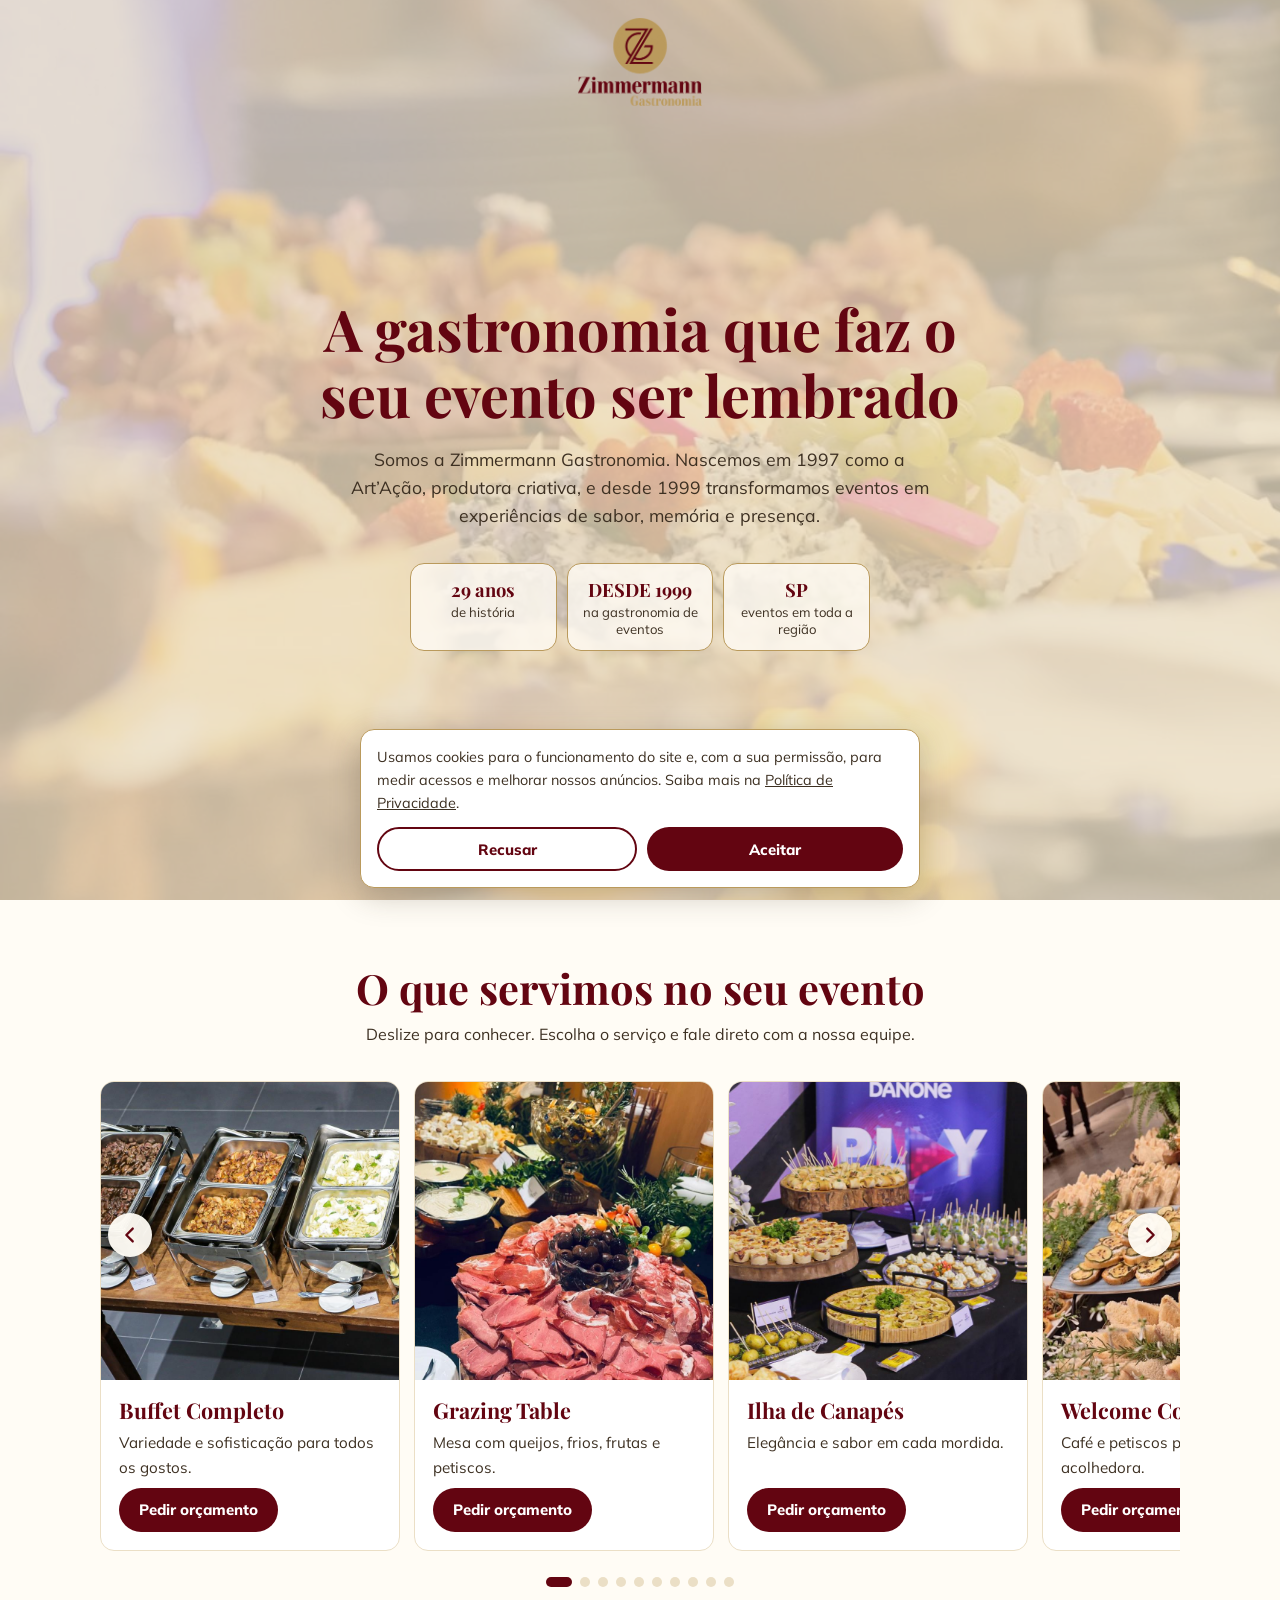
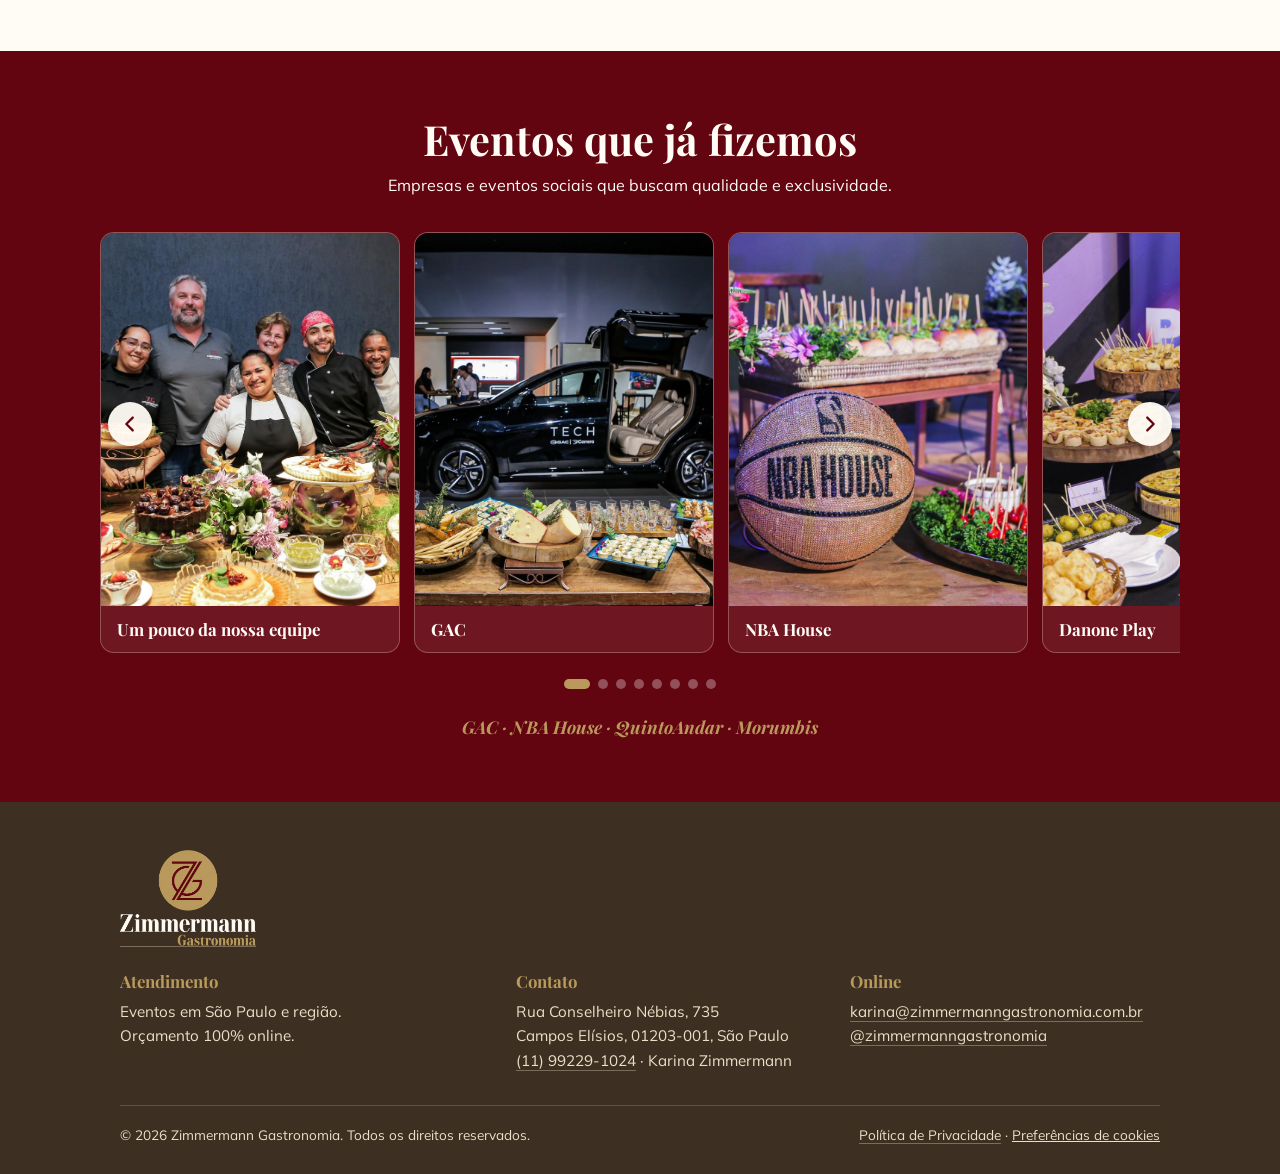
<file: index.html>
<!DOCTYPE html>
<html lang="pt-BR"><head><meta charset="utf-8">
<meta name="viewport" content="width=device-width,initial-scale=1">
<title>Zimmermann Gastronomia | Buffet e gastronomia para eventos em São Paulo</title>
<meta name="description" content="Quase 30 anos de história em gastronomia de eventos. Buffet, grazing table, coquetel, brunch e muito mais em São Paulo e região. Peça seu orçamento pelo WhatsApp.">
<meta property="og:title" content="Zimmermann Gastronomia"><meta property="og:description" content="Gastronomia para eventos em São Paulo e região desde 1999."><meta property="og:image" content="/dobra1.jpg">
<meta name="theme-color" content="#640A14">
<!-- GTM / Pixel do Meta: colar aqui quando os IDs estiverem definidos -->
<link rel="icon" type="image/png" href="/favicon.png"><link rel="preconnect" href="https://fonts.googleapis.com"><link rel="preconnect" href="https://fonts.gstatic.com" crossorigin><link href="https://fonts.googleapis.com/css2?family=Mulish:wght@400;700;800&family=Playfair+Display:wght@700&display=swap" rel="stylesheet"><link rel="stylesheet" href="/styles.css"></head><body>
<main>
<section class="hero" style="padding:0"><div class="hero-bg" aria-hidden="true"></div>
<header><div class="wrap"><a class="logo" href="/" aria-label="Zimmermann Gastronomia, início"><img src="/logo.png" alt="Zimmermann Gastronomia"></a></div></header>
<div class="hero-in">
<h1>A gastronomia que faz o seu evento ser lembrado</h1>
<p>Somos a Zimmermann Gastronomia. Nascemos em 1997 como a Art’Ação, produtora criativa, e desde 1999 transformamos eventos em experiências de sabor, memória e presença.</p>
<div class="hist"><div><strong>29 anos</strong><span>de história</span></div><div><strong>DESDE 1999</strong><span>na gastronomia de eventos</span></div><div><strong>SP</strong><span>eventos em toda a região</span></div></div>
</div></section>
<section id="servicos"><div class="sec-h wrap"><h2>O que servimos no seu evento</h2><p>Deslize para conhecer. Escolha o serviço e fale direto com a nossa equipe.</p></div>
<div class="car"><div class="track" id="serv" tabindex="0" aria-label="Serviços"></div><div class="dots" id="serv-d"></div></div></section>
<section class="dark" id="provas"><div class="sec-h wrap"><h2>Eventos que já fizemos</h2><p>Empresas e eventos sociais que buscam qualidade e exclusividade.</p></div>
<div class="car"><div class="track" id="prova" tabindex="0" aria-label="Fotos de eventos e clientes"></div><div class="dots" id="prova-d"></div></div>
<p class="brands">GAC · NBA House · QuintoAndar · Morumbis</p></section>
</main>
<footer><div class="wrap"><a class="logo" href="/" aria-label="Zimmermann Gastronomia, início"><img src="/logo-claro.png" alt="Zimmermann Gastronomia"></a><div class="fgrid"><div><h3>Atendimento</h3><p>Eventos em São Paulo e região.<br>Orçamento 100% online.</p></div><div><h3>Contato</h3><p>Rua Conselheiro Nébias, 735<br>Campos Elísios, 01203-001, São Paulo</p><p><a href="https://wa.me/5511992291024" target="_blank" rel="noopener">(11) 99229-1024</a> · Karina Zimmermann</p></div><div><h3>Online</h3><p><a href="mailto:karina@zimmermanngastronomia.com.br">karina@zimmermanngastronomia.com.br</a></p><p><a href="https://instagram.com/zimmermanngastronomia" target="_blank" rel="noopener">@zimmermanngastronomia</a></p></div></div><div class="legal"><span>© <span data-y></span> Zimmermann Gastronomia. Todos os direitos reservados.</span><span><a href="/privacidade.html">Política de Privacidade</a> · <button data-ck>Preferências de cookies</button></span></div></div></footer>
<script src="/app.js"></script></body></html>
</file>
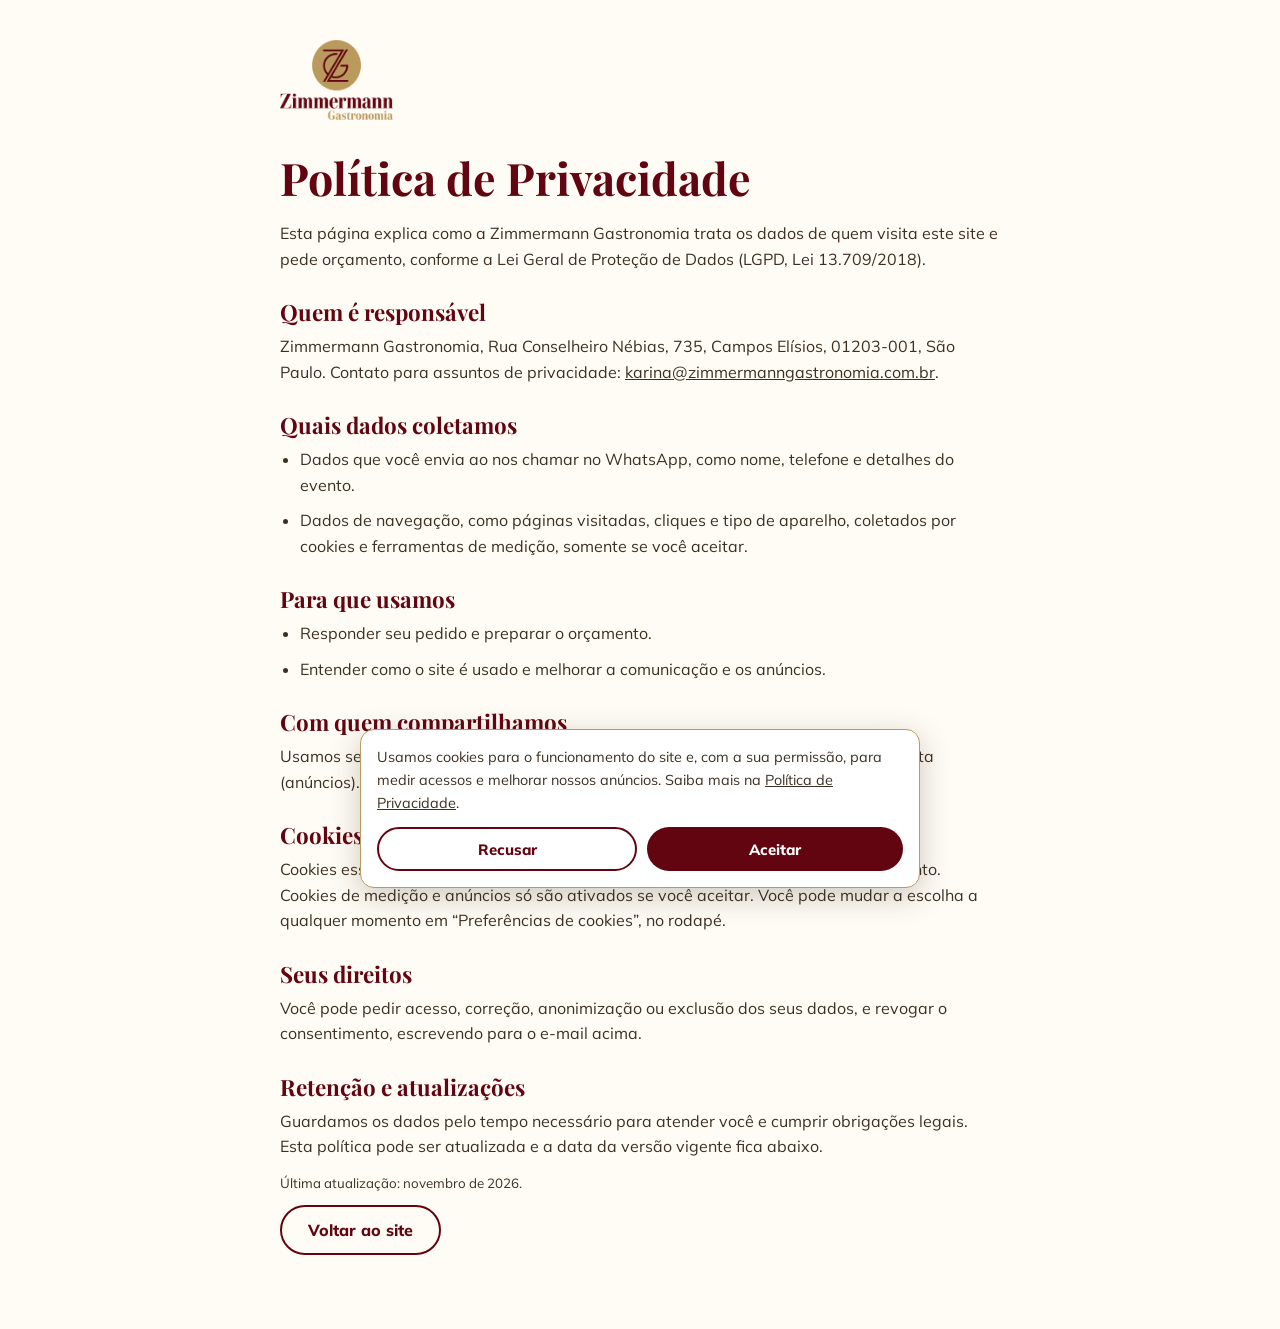
<file: privacidade.html>
<!DOCTYPE html>
<html lang="pt-BR"><head><meta charset="utf-8"><meta name="viewport" content="width=device-width,initial-scale=1">
<title>Política de Privacidade | Zimmermann Gastronomia</title><meta name="robots" content="index,follow">
<link rel="icon" type="image/png" href="/favicon.png"><link rel="preconnect" href="https://fonts.googleapis.com"><link rel="preconnect" href="https://fonts.gstatic.com" crossorigin><link href="https://fonts.googleapis.com/css2?family=Mulish:wght@400;700;800&family=Playfair+Display:wght@700&display=swap" rel="stylesheet"><link rel="stylesheet" href="/styles.css"></head><body>
<main class="wrap page"><a class="logo" href="/" aria-label="Zimmermann Gastronomia, início"><img src="/logo.png" alt="Zimmermann Gastronomia"></a>
<h1>Política de Privacidade</h1>
<p>Esta página explica como a Zimmermann Gastronomia trata os dados de quem visita este site e pede orçamento, conforme a Lei Geral de Proteção de Dados (LGPD, Lei 13.709/2018).</p>
<h2>Quem é responsável</h2><p>Zimmermann Gastronomia, Rua Conselheiro Nébias, 735, Campos Elísios, 01203-001, São Paulo. Contato para assuntos de privacidade: <a href="mailto:karina@zimmermanngastronomia.com.br">karina@zimmermanngastronomia.com.br</a>.</p>
<h2>Quais dados coletamos</h2><ul><li>Dados que você envia ao nos chamar no WhatsApp, como nome, telefone e detalhes do evento.</li><li>Dados de navegação, como páginas visitadas, cliques e tipo de aparelho, coletados por cookies e ferramentas de medição, somente se você aceitar.</li></ul>
<h2>Para que usamos</h2><ul><li>Responder seu pedido e preparar o orçamento.</li><li>Entender como o site é usado e melhorar a comunicação e os anúncios.</li></ul>
<h2>Com quem compartilhamos</h2><p>Usamos serviços de terceiros, como WhatsApp (Meta), Google (Analytics e Ads) e Meta (anúncios). Não vendemos seus dados.</p>
<h2>Cookies</h2><p>Cookies essenciais mantêm o site funcionando e guardam sua escolha de consentimento. Cookies de medição e anúncios só são ativados se você aceitar. Você pode mudar a escolha a qualquer momento em “Preferências de cookies”, no rodapé.</p>
<h2>Seus direitos</h2><p>Você pode pedir acesso, correção, anonimização ou exclusão dos seus dados, e revogar o consentimento, escrevendo para o e-mail acima.</p>
<h2>Retenção e atualizações</h2><p>Guardamos os dados pelo tempo necessário para atender você e cumprir obrigações legais. Esta política pode ser atualizada e a data da versão vigente fica abaixo.</p>
<p><small>Última atualização: novembro de 2026.</small></p>
<p><a class="btn out" href="/">Voltar ao site</a></p></main>
<script src="/app.js"></script></body></html>
</file>
<file: styles.css>
:root{--vin:#630511;--gold:#BA9A5C;--gold-d:#8C6F36;--cream:#FFFCF5;--sand:#EBDFC6;--ink:#3D3022;--r:14px}
@media(prefers-color-scheme:dark){:root{color-scheme:light}}
*{box-sizing:border-box;margin:0}
html{scroll-behavior:smooth}
body{font-family:'Mulish',system-ui,sans-serif;background:var(--cream);color:var(--ink);line-height:1.6;font-size:16px;-webkit-text-size-adjust:100%}
h1,h2,h3{font-family:'Playfair Display',Georgia,serif;color:var(--vin);line-height:1.15;font-weight:700}
a{color:inherit}
:focus-visible{outline:3px solid var(--gold);outline-offset:3px}
.wrap{max-width:1080px;margin:0 auto;padding:0 20px}
.brand{display:inline-flex;align-items:center;gap:10px;text-decoration:none;color:var(--vin)}
.mono{width:40px;height:40px;border-radius:50%;background:var(--gold);display:grid;place-items:center;font:700 22px 'Playfair Display',serif;color:var(--vin)}
.brand b{font:700 21px/1 'Playfair Display',serif;display:block}
.brand small{font:700 13px/1 'Playfair Display',serif;color:var(--gold-d);display:block;text-align:right}
.btn{display:inline-flex;align-items:center;justify-content:center;gap:8px;min-height:50px;padding:12px 26px;border-radius:999px;background:var(--vin);color:#fff;font-weight:800;text-decoration:none;border:0;cursor:pointer;font:800 16px 'Mulish',sans-serif;transition:background .2s}
.btn:hover{background:#45030c}
.btn.out{background:transparent;color:var(--vin);border:2px solid var(--vin)}
.btn.out:hover{background:var(--vin);color:#fff}
.btn.sm{min-height:44px;padding:10px 20px;font-size:15px;width:100%}
/* hero */
.hero{position:relative;min-height:100svh;display:flex;flex-direction:column;isolation:isolate;overflow:hidden;background:var(--sand)}
.hero-bg{position:absolute;inset:0;z-index:-1;background:var(--sand) url(/dobra1.jpg) center/cover;opacity:.22}
.hero header{padding:18px 0}
.hero-in{flex:1;display:flex;flex-direction:column;justify-content:center;align-items:center;text-align:center;padding:24px 20px 56px;max-width:720px;margin:0 auto}
.hero h1{font-size:clamp(2.1rem,8.5vw,3.6rem);margin-bottom:18px}
.hero p{font-size:1.1rem;margin-bottom:12px;max-width:34em}
.hist{display:flex;gap:10px;margin:22px 0 30px;width:100%;max-width:460px}
.hist div{flex:1;background:rgba(255,252,245,.8);border:1px solid var(--gold);border-radius:var(--r);padding:12px 6px}
.hist strong{display:block;font:700 clamp(.85rem,3.7vw,1.15rem)/1.5 'Playfair Display',serif;color:var(--vin);white-space:nowrap}
.hist span{font-size:.82rem;line-height:1.3;display:block}
/* sections */
section{padding:64px 0}
.sec-h{text-align:center;max-width:620px;margin:0 auto 30px}
.sec-h h2{font-size:clamp(1.8rem,6.5vw,2.6rem);margin-bottom:10px}
.dark{background:var(--vin);color:var(--cream)}
.dark h2{color:var(--cream)}
/* carousel */
.car{position:relative}
.car{--cw:min(250px,62vw)}.track{display:flex;gap:14px;overflow-x:auto;scroll-snap-type:x mandatory;padding:4px calc(50% - var(--cw)/2) 12px;scrollbar-width:none;-webkit-overflow-scrolling:touch}
.track::-webkit-scrollbar{display:none}
.slide{flex:0 0 var(--cw);scroll-snap-align:center;background:#fff;border-radius:var(--r);overflow:hidden;border:1px solid var(--sand);display:flex;flex-direction:column}
.ph{aspect-ratio:1;background-image:var(--img,none),linear-gradient(135deg,var(--gold),var(--vin));background-size:cover;background-position:center 40%;display:grid;place-items:center;color:rgba(255,255,255,.85);font-size:.85rem;text-align:center;padding:10px}
.slide .tx{padding:18px;display:flex;flex-direction:column;gap:8px;flex:1}
.slide h3{font-size:1.35rem}
.slide p{font-size:.95rem;flex:1}
.dots{display:flex;justify-content:center;gap:8px;margin-top:14px}
.dots button{width:10px;height:10px;border-radius:50%;border:0;background:var(--sand);cursor:pointer;padding:0}
.dots button[aria-current=true]{background:var(--vin);width:26px;border-radius:6px}
.dark .dots button{background:rgba(255,255,255,.3)}
.dark .dots button[aria-current=true]{background:var(--gold)}
.slide.proof{background:rgba(255,255,255,.07);border-color:rgba(235,223,198,.3)}
.slide.proof .ph{aspect-ratio:4/5;background-image:var(--img,none),linear-gradient(135deg,#8a1a28,#3d3022);background-position:center 30%}.cap{padding:12px 16px;font:700 1.05rem 'Playfair Display',serif;color:var(--cream)}
.brands{text-align:center;font:italic 700 1.1rem 'Playfair Display',serif;color:var(--gold);margin-top:26px;padding:0 20px}
/* footer */
footer{background:var(--ink);color:var(--sand);padding:48px 0 28px;font-size:.95rem}
footer .brand{color:var(--sand);margin-bottom:16px}
footer .brand small{color:var(--gold)}
.fgrid{display:grid;gap:24px}
footer h3{font:700 1.05rem 'Playfair Display',serif;color:var(--gold);margin-bottom:8px}
footer a{text-decoration:none;border-bottom:1px solid rgba(235,223,198,.35)}
.legal{margin-top:32px;padding-top:18px;border-top:1px solid rgba(235,223,198,.2);font-size:.85rem;display:flex;flex-wrap:wrap;gap:8px 18px;justify-content:space-between}
.legal button{background:none;border:0;color:inherit;font:inherit;text-decoration:underline;cursor:pointer;padding:0}
/* cookies */
#ck{position:fixed;left:12px;right:12px;bottom:calc(12px + env(safe-area-inset-bottom,0px));z-index:50;background:#fff;border:1px solid var(--gold);border-radius:var(--r);padding:16px;box-shadow:0 8px 30px rgba(61,48,34,.25);max-width:560px;margin:0 auto;font-size:.9rem}
#ck[hidden]{display:none}
#ck p{margin-bottom:12px}
#ck div{display:flex;gap:10px}
#ck .btn{flex:1;min-height:44px;padding:8px 14px;font-size:15px}
/* inner pages */
.page{padding:40px 0 64px;max-width:720px}
.page h1{font-size:clamp(2rem,7vw,2.8rem);margin:24px 0 18px}
.page h2{font-size:1.4rem;margin:28px 0 8px}
.page p,.page li{margin-bottom:10px}.page ul{padding-left:20px}
.e404{min-height:100svh;display:flex;flex-direction:column;align-items:center;justify-content:center;text-align:center;padding:24px;gap:14px}
.e404 .n{font:700 clamp(5rem,28vw,9rem)/1 'Playfair Display',serif;color:var(--gold)}
.e404 div{display:flex;gap:10px;flex-wrap:wrap;justify-content:center;margin-top:10px}
@media(min-width:760px){.car{--cw:300px;max-width:1080px;margin:0 auto}.track{padding-left:0;padding-right:0;scroll-padding-left:0}.slide{scroll-snap-align:start}.fgrid{grid-template-columns:1.2fr 1fr 1fr}.hero-in{padding-top:0}.slide .btn.sm{width:auto;align-self:flex-start}}
@media(prefers-reduced-motion:reduce){html{scroll-behavior:auto}}

.arr{position:absolute;top:calc(var(--cw)*.5 - 14px);z-index:2;width:44px;height:44px;border-radius:50%;border:0;background:rgba(255,252,245,.95);color:var(--vin);box-shadow:0 2px 10px rgba(0,0,0,.3);display:grid;place-items:center;cursor:pointer;padding:0}.arr:hover{background:#fff}.arr svg{width:22px;height:22px}.arr.l{left:8px}.arr.r{right:8px}.car.pr .arr{top:calc(var(--cw)*.625 - 14px)}

.logo{display:inline-block;line-height:0}.logo img{height:88px;width:auto;display:block}.hero header .wrap{text-align:center}footer .logo{margin-bottom:16px}footer .logo img{height:96px}.page .logo img{height:80px}.e404 .logo img{height:120px}
</file>
